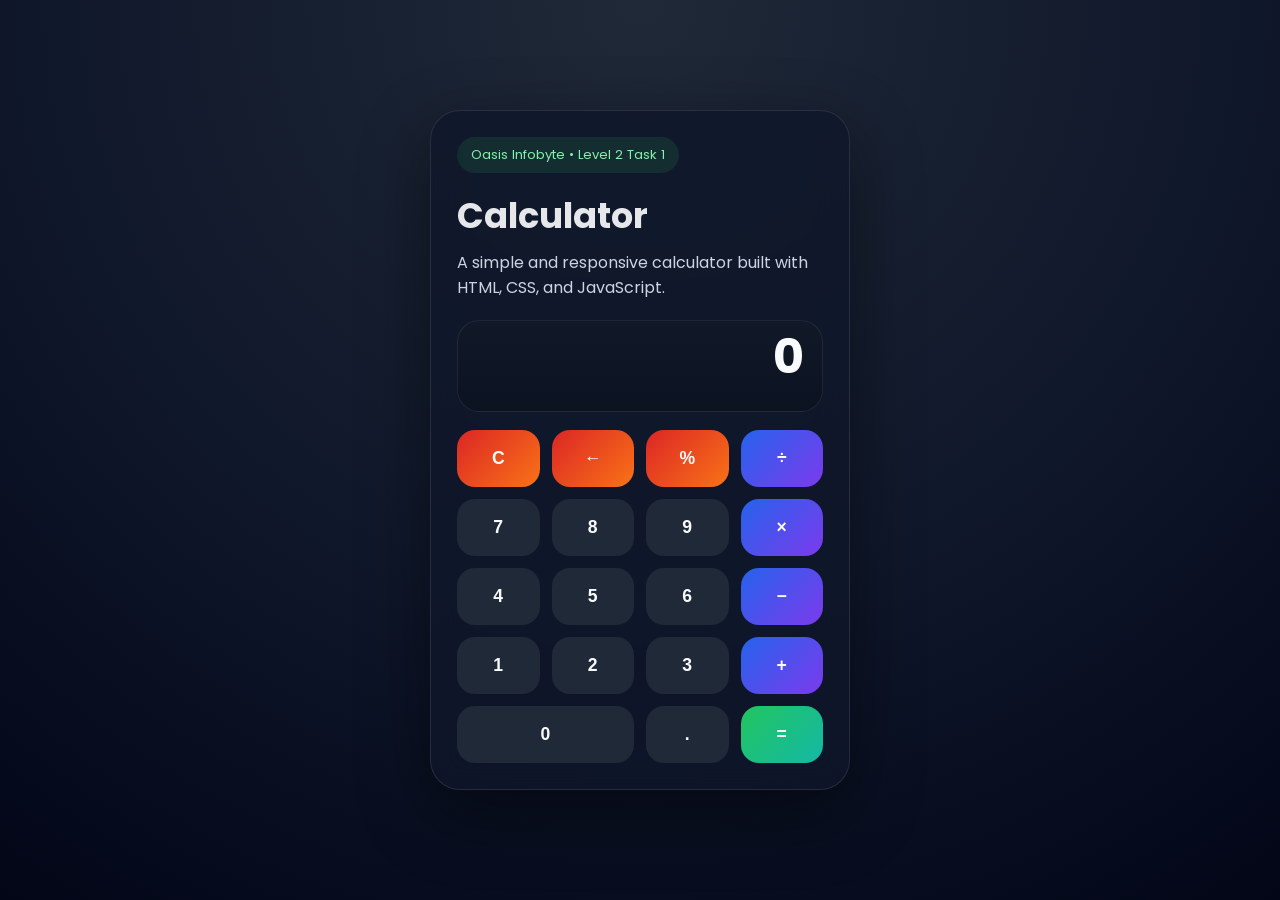
<file: LEVEL 2 TASK 1 ✅/index.html>
<!DOCTYPE html>
<html lang="en">
<head>
  <meta charset="UTF-8" />
  <meta name="viewport" content="width=device-width, initial-scale=1.0" />
  <title>Calculator | Kishan Sahu</title>
  <link rel="preconnect" href="https://fonts.googleapis.com">
  <link rel="preconnect" href="https://fonts.gstatic.com" crossorigin>
  <link href="https://fonts.googleapis.com/css2?family=Poppins:wght@300;400;500;600;700;800&display=swap" rel="stylesheet">
  <link rel="stylesheet" href="style.css" />
</head>
<body>
  <main class="shell">
    <section class="calc-card">
      <p class="badge">Oasis Infobyte • Level 2 Task 1</p>
      <h1>Calculator</h1>
      <p class="subtitle">A simple and responsive calculator built with HTML, CSS, and JavaScript.</p>

      <div class="display" id="display">0</div>

      <div class="buttons">
        <button class="btn action" data-value="C">C</button>
        <button class="btn action" data-value="←">←</button>
        <button class="btn action" data-value="%">%</button>
        <button class="btn operator" data-value="/">÷</button>

        <button class="btn" data-value="7">7</button>
        <button class="btn" data-value="8">8</button>
        <button class="btn" data-value="9">9</button>
        <button class="btn operator" data-value="*">×</button>

        <button class="btn" data-value="4">4</button>
        <button class="btn" data-value="5">5</button>
        <button class="btn" data-value="6">6</button>
        <button class="btn operator" data-value="-">−</button>

        <button class="btn" data-value="1">1</button>
        <button class="btn" data-value="2">2</button>
        <button class="btn" data-value="3">3</button>
        <button class="btn operator" data-value="+">+</button>

        <button class="btn zero" data-value="0">0</button>
        <button class="btn" data-value=".">.</button>
        <button class="btn equal" data-value="=">=</button>
      </div>
    </section>
  </main>

  <script src="script.js"></script>
</body>
</html>
</file>
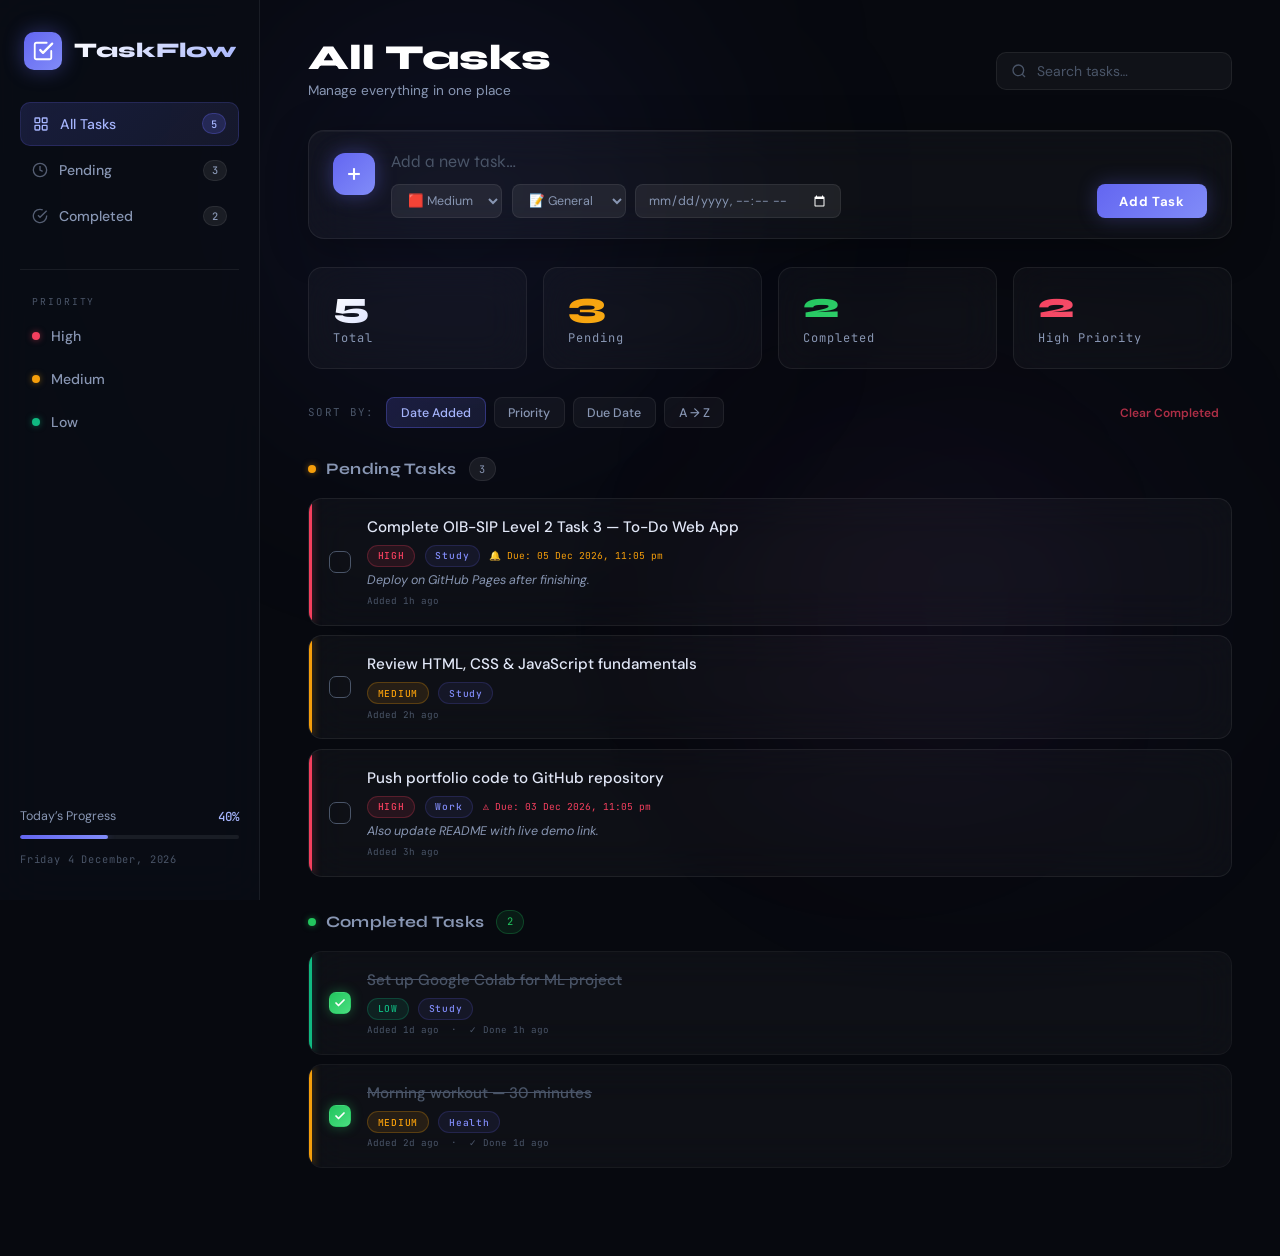
<file: LEVEL 2 TASK 3 ✅/index.html>
<!DOCTYPE html>
<html lang="en">
<head>
  <meta charset="UTF-8"/>
  <meta name="viewport" content="width=device-width, initial-scale=1.0"/>
  <title>TaskFlow &mdash; To-Do App | OIB-SIP Level 2 Task 3</title>
  <link rel="preconnect" href="https://fonts.googleapis.com"/>
  <link href="https://fonts.googleapis.com/css2?family=Syne:wght@400;500;600;700;800&family=DM+Sans:ital,wght@0,300;0,400;0,500;1,300&family=JetBrains+Mono:wght@400;500&display=swap" rel="stylesheet"/>
  <link rel="stylesheet" href="style.css"/>
</head>
<body>

  <!-- Background orbs -->
  <div class="bg-orb bg-orb--1"></div>
  <div class="bg-orb bg-orb--2"></div>
  <div class="bg-orb bg-orb--3"></div>

  <div class="app">

    <!-- ── SIDEBAR ── -->
    <aside class="sidebar">
      <div class="sidebar__brand">
        <div class="sidebar__logo">
          <svg width="22" height="22" viewBox="0 0 24 24" fill="none">
            <path d="M9 11l3 3L22 4" stroke="currentColor" stroke-width="2.5" stroke-linecap="round" stroke-linejoin="round"/>
            <path d="M21 12v7a2 2 0 0 1-2 2H5a2 2 0 0 1-2-2V5a2 2 0 0 1 2-2h11" stroke="currentColor" stroke-width="2" stroke-linecap="round"/>
          </svg>
        </div>
        <span class="sidebar__name">TaskFlow</span>
      </div>

      <nav class="sidebar__nav">
        <button class="sidebar__link active" data-filter="all">
          <svg width="16" height="16" viewBox="0 0 24 24" fill="none" stroke="currentColor" stroke-width="2"><rect x="3" y="3" width="7" height="7" rx="1"/><rect x="14" y="3" width="7" height="7" rx="1"/><rect x="3" y="14" width="7" height="7" rx="1"/><rect x="14" y="14" width="7" height="7" rx="1"/></svg>
          All Tasks
          <span class="sidebar__count" id="countAll">0</span>
        </button>
        <button class="sidebar__link" data-filter="pending">
          <svg width="16" height="16" viewBox="0 0 24 24" fill="none" stroke="currentColor" stroke-width="2"><circle cx="12" cy="12" r="10"/><path d="M12 6v6l4 2"/></svg>
          Pending
          <span class="sidebar__count" id="countPending">0</span>
        </button>
        <button class="sidebar__link" data-filter="completed">
          <svg width="16" height="16" viewBox="0 0 24 24" fill="none" stroke="currentColor" stroke-width="2"><path d="M22 11.08V12a10 10 0 1 1-5.93-9.14"/><polyline points="22 4 12 14.01 9 11.01"/></svg>
          Completed
          <span class="sidebar__count" id="countCompleted">0</span>
        </button>
      </nav>

      <div class="sidebar__categories">
        <div class="sidebar__cat-label">Priority</div>
        <button class="sidebar__link" data-filter="high">
          <span class="dot dot--high"></span> High
        </button>
        <button class="sidebar__link" data-filter="medium">
          <span class="dot dot--medium"></span> Medium
        </button>
        <button class="sidebar__link" data-filter="low">
          <span class="dot dot--low"></span> Low
        </button>
      </div>

      <div class="sidebar__footer">
        <div class="sidebar__progress-label">
          <span>Today&rsquo;s Progress</span>
          <span id="progressPct">0%</span>
        </div>
        <div class="sidebar__progress-bar">
          <div class="sidebar__progress-fill" id="progressFill"></div>
        </div>
        <div class="sidebar__date" id="sidebarDate"></div>
      </div>
    </aside>

    <!-- ── MAIN ── -->
    <main class="main">

      <!-- Header -->
      <header class="main__header">
        <div class="main__header-left">
          <h1 class="main__title" id="mainTitle">All Tasks</h1>
          <p class="main__subtitle" id="mainSubtitle">Manage everything in one place</p>
        </div>
        <div class="main__header-right">
          <div class="search-wrap">
            <svg width="16" height="16" viewBox="0 0 24 24" fill="none" stroke="currentColor" stroke-width="2"><circle cx="11" cy="11" r="8"/><line x1="21" y1="21" x2="16.65" y2="16.65"/></svg>
            <input type="text" id="searchInput" placeholder="Search tasks&hellip;" class="search-input"/>
          </div>
          <button class="btn-menu" id="mobileMenuBtn">
            <svg width="20" height="20" viewBox="0 0 24 24" fill="none" stroke="currentColor" stroke-width="2"><line x1="3" y1="6" x2="21" y2="6"/><line x1="3" y1="12" x2="21" y2="12"/><line x1="3" y1="18" x2="21" y2="18"/></svg>
          </button>
        </div>
      </header>

      <!-- Add Task Form -->
      <div class="add-card">
        <div class="add-card__icon">
          <svg width="20" height="20" viewBox="0 0 24 24" fill="none" stroke="currentColor" stroke-width="2.5"><line x1="12" y1="5" x2="12" y2="19"/><line x1="5" y1="12" x2="19" y2="12"/></svg>
        </div>
        <div class="add-card__fields">
          <input type="text" id="taskInput" class="add-card__input" placeholder="Add a new task&hellip;" maxlength="120"/>
          <div class="add-card__row">
            <select id="prioritySelect" class="add-card__select">
              <option value="medium">&#128997; Medium</option>
              <option value="high">&#128308; High</option>
              <option value="low">&#128994; Low</option>
            </select>
            <select id="categorySelect" class="add-card__select">
              <option value="General">&#128221; General</option>
              <option value="Work">&#128188; Work</option>
              <option value="Personal">&#128100; Personal</option>
              <option value="Study">&#128218; Study</option>
              <option value="Health">&#128170; Health</option>
            </select>
            <input type="datetime-local" id="dueDateInput" class="add-card__date"/>
            <button class="btn-add" id="addBtn">Add Task</button>
          </div>
        </div>
      </div>

      <!-- Stats strip -->
      <div class="stats-strip">
        <div class="stat">
          <div class="stat__num" id="statTotal">0</div>
          <div class="stat__label">Total</div>
        </div>
        <div class="stat stat--pending">
          <div class="stat__num" id="statPending">0</div>
          <div class="stat__label">Pending</div>
        </div>
        <div class="stat stat--done">
          <div class="stat__num" id="statDone">0</div>
          <div class="stat__label">Completed</div>
        </div>
        <div class="stat stat--high">
          <div class="stat__num" id="statHigh">0</div>
          <div class="stat__label">High Priority</div>
        </div>
      </div>

      <!-- Sort bar -->
      <div class="sort-bar">
        <span class="sort-bar__label">Sort by:</span>
        <button class="sort-btn active" data-sort="date">Date Added</button>
        <button class="sort-btn" data-sort="priority">Priority</button>
        <button class="sort-btn" data-sort="due">Due Date</button>
        <button class="sort-btn" data-sort="alpha">A &rarr; Z</button>
        <button class="sort-bar__clear" id="clearCompleted">Clear Completed</button>
      </div>

      <!-- Task lists -->
      <div class="lists-wrap">

        <!-- Pending -->
        <div class="list-section" id="pendingSection">
          <div class="list-section__header">
            <span class="list-section__title">
              <span class="dot dot--pending"></span> Pending Tasks
            </span>
            <span class="list-section__badge" id="pendingBadge">0</span>
          </div>
          <div class="task-list" id="pendingList">
            <div class="empty-state" id="pendingEmpty">
              <div class="empty-state__icon">&#9996;&#65039;</div>
              <div class="empty-state__text">No pending tasks. Add one above!</div>
            </div>
          </div>
        </div>

        <!-- Completed -->
        <div class="list-section" id="completedSection">
          <div class="list-section__header">
            <span class="list-section__title">
              <span class="dot dot--done"></span> Completed Tasks
            </span>
            <span class="list-section__badge list-section__badge--done" id="completedBadge">0</span>
          </div>
          <div class="task-list" id="completedList">
            <div class="empty-state" id="completedEmpty">
              <div class="empty-state__icon">&#127942;</div>
              <div class="empty-state__text">Complete a task to see it here!</div>
            </div>
          </div>
        </div>

      </div>
    </main>
  </div>

  <!-- ── EDIT MODAL ── -->
  <div class="modal-overlay" id="modalOverlay">
    <div class="modal" id="modal">
      <div class="modal__header">
        <h2 class="modal__title">Edit Task</h2>
        <button class="modal__close" id="modalClose">
          <svg width="18" height="18" viewBox="0 0 24 24" fill="none" stroke="currentColor" stroke-width="2.5"><line x1="18" y1="6" x2="6" y2="18"/><line x1="6" y1="6" x2="18" y2="18"/></svg>
        </button>
      </div>
      <div class="modal__body">
        <div class="form-field">
          <label class="form-label">Task Name</label>
          <input type="text" id="editInput" class="form-input" maxlength="120"/>
        </div>
        <div class="form-row">
          <div class="form-field">
            <label class="form-label">Priority</label>
            <select id="editPriority" class="form-select">
              <option value="high">&#128308; High</option>
              <option value="medium">&#128997; Medium</option>
              <option value="low">&#128994; Low</option>
            </select>
          </div>
          <div class="form-field">
            <label class="form-label">Category</label>
            <select id="editCategory" class="form-select">
              <option value="General">&#128221; General</option>
              <option value="Work">&#128188; Work</option>
              <option value="Personal">&#128100; Personal</option>
              <option value="Study">&#128218; Study</option>
              <option value="Health">&#128170; Health</option>
            </select>
          </div>
        </div>
        <div class="form-field">
          <label class="form-label">Due Date &amp; Time</label>
          <input type="datetime-local" id="editDue" class="form-input"/>
        </div>
        <div class="form-field">
          <label class="form-label">Notes</label>
          <textarea id="editNotes" class="form-textarea" placeholder="Add notes&hellip;" rows="3"></textarea>
        </div>
      </div>
      <div class="modal__footer">
        <button class="btn-cancel" id="modalCancel">Cancel</button>
        <button class="btn-save" id="modalSave">Save Changes</button>
      </div>
    </div>
  </div>

  <!-- Toast -->
  <div class="toast" id="toast"></div>

  <script src="app.js"></script>
</body>
</html>
</file>
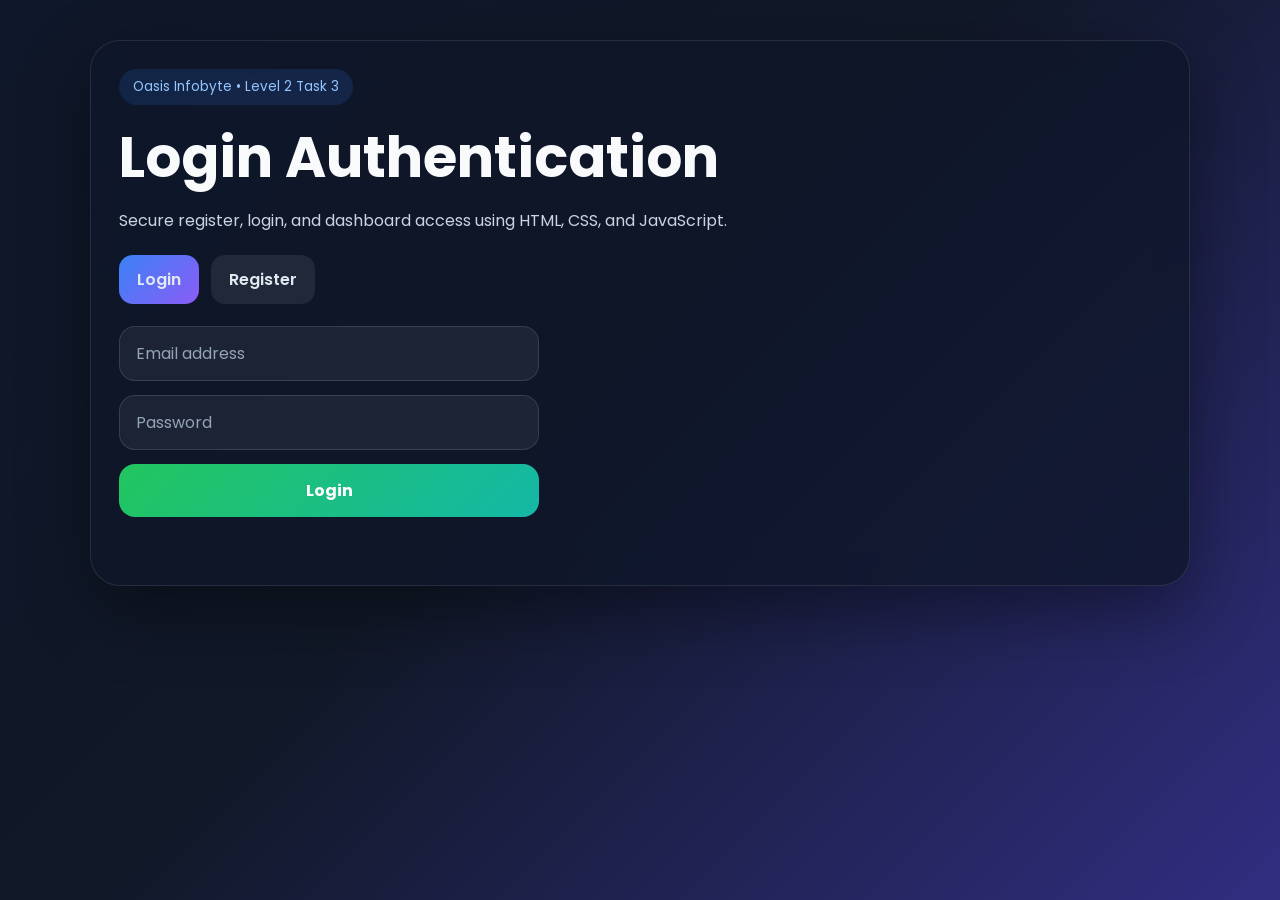
<file: LEVEL 2 TASK 4 ✅/index.html>
<!DOCTYPE html>
<html lang="en">
<head>
  <meta charset="UTF-8" />
  <meta name="viewport" content="width=device-width, initial-scale=1.0" />
  <title>Login Authentication | Oasis Infobyte</title>
  <link rel="preconnect" href="https://fonts.googleapis.com">
  <link rel="preconnect" href="https://fonts.gstatic.com" crossorigin>
  <link href="https://fonts.googleapis.com/css2?family=Poppins:wght@300;400;500;600;700;800&display=swap" rel="stylesheet">
  <link rel="stylesheet" href="style.css" />
</head>
<body>
  <main class="auth-wrap">
    <section class="auth-card">
      <div class="brand-box">
        <p class="badge">Oasis Infobyte • Level 2 Task 3</p>
        <h1>Login Authentication</h1>
        <p class="muted">Secure register, login, and dashboard access using HTML, CSS, and JavaScript.</p>
      </div>

      <div class="tabs">
        <button class="tab active" data-tab="login">Login</button>
        <button class="tab" data-tab="register">Register</button>
      </div>

      <form id="loginForm" class="form active-form">
        <input type="email" id="loginEmail" placeholder="Email address" required />
        <input type="password" id="loginPassword" placeholder="Password" required />
        <button type="submit">Login</button>
      </form>

      <form id="registerForm" class="form">
        <input type="text" id="name" placeholder="Full name" required />
        <input type="email" id="email" placeholder="Email address" required />
        <input type="password" id="password" placeholder="Password" required />
        <button type="submit">Register</button>
      </form>

      <p id="msg" class="message"></p>
    </section>

    <section id="dashboard" class="dashboard hidden">
      <div class="dash-header">
        <div>
          <p class="badge">Secured Page</p>
          <h2>Welcome, <span id="userName">User</span></h2>
        </div>
        <button id="logoutBtn">Logout</button>
      </div>

      <div class="dash-grid">
        <div class="glass panel">
          <h3>Profile</h3>
          <p><strong>Email:</strong> <span id="userEmail">--</span></p>
          <p><strong>Status:</strong> Authenticated</p>
        </div>
        <div class="glass panel">
          <h3>Access Granted</h3>
          <p>You have successfully logged in to a secured dashboard page.</p>
        </div>
      </div>
    </section>
  </main>

  <script src="script.js"></script>
</body>
</html>
</file>
<file: LEVEL 2 TASK 1 ✅/style.css>
* {
  box-sizing: border-box;
  margin: 0;
  padding: 0;
}

body {
  min-height: 100vh;
  display: grid;
  place-items: center;
  font-family: 'Poppins', sans-serif;
  background: radial-gradient(circle at top, #1f2937, #0f172a 55%, #020617 100%);
  color: #e5e7eb;
}

.shell {
  width: min(420px, 92%);
}

.calc-card {
  background: rgba(15, 23, 42, 0.82);
  border: 1px solid rgba(255, 255, 255, 0.1);
  border-radius: 30px;
  padding: 26px;
  box-shadow: 0 24px 70px rgba(0, 0, 0, 0.45);
  backdrop-filter: blur(16px);
}

.badge {
  display: inline-block;
  padding: 8px 14px;
  border-radius: 999px;
  background: rgba(34, 197, 94, 0.12);
  color: #86efac;
  font-size: 0.82rem;
  margin-bottom: 16px;
}

h1 {
  font-size: 2.2rem;
  margin-bottom: 8px;
}

.subtitle {
  color: #cbd5e1;
  margin-bottom: 20px;
}

.display {
  height: 92px;
  border-radius: 22px;
  background: linear-gradient(180deg, #111827, #0b1220);
  border: 1px solid rgba(255, 255, 255, 0.08);
  display: flex;
  align-items: flex-end;
  justify-content: flex-end;
  padding: 18px;
  font-size: clamp(2rem, 7vw, 3rem);
  font-weight: 700;
  color: #f8fafc;
  overflow: hidden;
  margin-bottom: 18px;
}

.buttons {
  display: grid;
  grid-template-columns: repeat(4, 1fr);
  gap: 12px;
}

.btn {
  border: none;
  border-radius: 18px;
  padding: 18px 0;
  font-size: 1.1rem;
  font-weight: 600;
  color: #f8fafc;
  background: #1f2937;
  cursor: pointer;
  transition: transform 0.15s ease, opacity 0.15s ease, background 0.15s ease;
}

.btn:hover {
  transform: translateY(-1px);
  opacity: 0.96;
}

.btn.operator {
  background: linear-gradient(135deg, #2563eb, #7c3aed);
}

.btn.action {
  background: linear-gradient(135deg, #dc2626, #f97316);
}

.btn.equal {
  background: linear-gradient(135deg, #22c55e, #14b8a6);
}

.zero {
  grid-column: span 2;
}
</file>
<file: LEVEL 2 TASK 3 ✅/style.css>
/* ================================================
   TASKFLOW — OIB-SIP Level 2 Task 3
   Aesthetic: Dark Productivity · Glassmorphism
   Fonts: Syne + DM Sans + JetBrains Mono
   ================================================ */

:root {
  --bg:        #07090f;
  --bg-2:      #0c0f1a;
  --bg-3:      #111520;
  --surface:   rgba(255,255,255,0.04);
  --surface-2: rgba(255,255,255,0.07);
  --glass:     rgba(255,255,255,0.03);
  --white:     #ffffff;
  --ink:       #e2e8f8;
  --ink-2:     #8896b3;
  --muted:     #4a5568;
  --border:    rgba(255,255,255,0.07);
  --border-2:  rgba(99,102,241,0.35);

  --accent:    #6366f1;
  --accent-2:  #818cf8;
  --accent-3:  #a5b4fc;
  --glow:      rgba(99,102,241,0.4);

  --high:      #f43f5e;
  --high-bg:   rgba(244,63,94,0.1);
  --high-b:    rgba(244,63,94,0.25);
  --medium:    #f59e0b;
  --medium-bg: rgba(245,158,11,0.1);
  --medium-b:  rgba(245,158,11,0.25);
  --low:       #10b981;
  --low-bg:    rgba(16,185,129,0.1);
  --low-b:     rgba(16,185,129,0.25);
  --done-clr:  #22c55e;

  --f-display: 'Syne', sans-serif;
  --f-body:    'DM Sans', sans-serif;
  --f-mono:    'JetBrains Mono', monospace;
  --ease:      cubic-bezier(0.16, 1, 0.3, 1);

  --sidebar-w: 260px;
}

/* ── RESET ── */
*, *::before, *::after { box-sizing: border-box; margin: 0; padding: 0; }
html { height: 100%; }
body {
  font-family: var(--f-body);
  background: var(--bg);
  color: var(--ink);
  min-height: 100vh;
  overflow-x: hidden;
  line-height: 1.6;
}
button { cursor: pointer; border: none; background: none; font-family: var(--f-body); }
input, select, textarea { font-family: var(--f-body); }
*:focus-visible { outline: 2px solid var(--accent); outline-offset: 2px; border-radius: 4px; }

/* ── BG ORBS ── */
.bg-orb {
  position: fixed;
  border-radius: 50%;
  filter: blur(130px);
  pointer-events: none;
  z-index: 0;
  animation: orbDrift 14s ease-in-out infinite alternate;
}
.bg-orb--1 { width:600px; height:600px; background:radial-gradient(circle, rgba(99,102,241,0.14), transparent 70%); top:-100px; left:calc(var(--sidebar-w) - 100px); animation-delay:0s; }
.bg-orb--2 { width:500px; height:500px; background:radial-gradient(circle, rgba(139,92,246,0.1), transparent 70%); bottom:5%; right:5%; animation-delay:-5s; }
.bg-orb--3 { width:350px; height:350px; background:radial-gradient(circle, rgba(244,63,94,0.07), transparent 70%); top:50%; left:55%; animation-delay:-9s; }
@keyframes orbDrift { from{transform:translate(0,0) scale(1)} to{transform:translate(30px,20px) scale(1.07)} }

/* ── APP LAYOUT ── */
.app {
  display: grid;
  grid-template-columns: var(--sidebar-w) 1fr;
  min-height: 100vh;
  position: relative;
  z-index: 1;
}

/* ══════════════════════════════════════
   SIDEBAR
══════════════════════════════════════ */
.sidebar {
  background: rgba(10,13,22,0.85);
  backdrop-filter: blur(24px);
  border-right: 1px solid var(--border);
  display: flex;
  flex-direction: column;
  padding: 2rem 1.25rem;
  position: sticky;
  top: 0;
  height: 100vh;
  overflow-y: auto;
  gap: 2rem;
}

.sidebar__brand {
  display: flex;
  align-items: center;
  gap: 0.75rem;
  padding: 0 0.25rem;
}
.sidebar__logo {
  width: 38px; height: 38px;
  background: linear-gradient(135deg, var(--accent), var(--accent-2));
  border-radius: 10px;
  display: flex; align-items: center; justify-content: center;
  color: #fff;
  box-shadow: 0 0 20px var(--glow);
  flex-shrink: 0;
}
.sidebar__name {
  font-family: var(--f-display);
  font-size: 1.3rem;
  font-weight: 800;
  background: linear-gradient(135deg, #fff, var(--accent-3));
  -webkit-background-clip: text; -webkit-text-fill-color: transparent; background-clip: text;
}

.sidebar__nav {
  display: flex;
  flex-direction: column;
  gap: 0.25rem;
}
.sidebar__cat-label {
  font-family: var(--f-mono);
  font-size: 0.6rem;
  letter-spacing: 0.2em;
  text-transform: uppercase;
  color: var(--muted);
  padding: 0 0.75rem;
  margin-bottom: 0.25rem;
}
.sidebar__categories {
  display: flex;
  flex-direction: column;
  gap: 0.25rem;
  border-top: 1px solid var(--border);
  padding-top: 1.5rem;
}
.sidebar__link {
  display: flex;
  align-items: center;
  gap: 0.7rem;
  padding: 0.65rem 0.75rem;
  border-radius: 10px;
  font-size: 0.88rem;
  font-weight: 500;
  color: var(--ink-2);
  text-align: left;
  width: 100%;
  transition: background 0.2s, color 0.2s;
  position: relative;
}
.sidebar__link svg { flex-shrink: 0; opacity: 0.6; transition: opacity 0.2s; }
.sidebar__link:hover { background: var(--surface-2); color: var(--ink); }
.sidebar__link:hover svg { opacity: 1; }
.sidebar__link.active {
  background: linear-gradient(135deg, rgba(99,102,241,0.18), rgba(129,140,248,0.1));
  color: var(--accent-3);
  border: 1px solid rgba(99,102,241,0.2);
}
.sidebar__link.active svg { opacity: 1; }
.sidebar__count {
  margin-left: auto;
  background: var(--surface-2);
  color: var(--ink-2);
  font-family: var(--f-mono);
  font-size: 0.65rem;
  padding: 0.15rem 0.5rem;
  border-radius: 100px;
  border: 1px solid var(--border);
}
.sidebar__link.active .sidebar__count {
  background: rgba(99,102,241,0.2);
  color: var(--accent-3);
  border-color: rgba(99,102,241,0.3);
}

.dot {
  width: 8px; height: 8px;
  border-radius: 50%;
  flex-shrink: 0;
}
.dot--high    { background: var(--high);   box-shadow: 0 0 6px rgba(244,63,94,0.5); }
.dot--medium  { background: var(--medium); box-shadow: 0 0 6px rgba(245,158,11,0.5); }
.dot--low     { background: var(--low);    box-shadow: 0 0 6px rgba(16,185,129,0.5); }
.dot--pending { background: var(--medium); box-shadow: 0 0 6px rgba(245,158,11,0.5); }
.dot--done    { background: var(--done-clr); box-shadow: 0 0 6px rgba(34,197,94,0.5); }

.sidebar__footer { margin-top: auto; }
.sidebar__progress-label {
  display: flex;
  justify-content: space-between;
  font-size: 0.78rem;
  color: var(--ink-2);
  margin-bottom: 0.5rem;
}
#progressPct { font-family: var(--f-mono); color: var(--accent-3); font-weight: 500; }
.sidebar__progress-bar {
  height: 4px;
  background: var(--surface-2);
  border-radius: 4px;
  overflow: hidden;
  margin-bottom: 0.75rem;
}
.sidebar__progress-fill {
  height: 100%;
  background: linear-gradient(90deg, var(--accent), var(--accent-2));
  border-radius: 4px;
  width: 0%;
  transition: width 0.6s var(--ease);
  box-shadow: 0 0 8px var(--glow);
}
.sidebar__date {
  font-family: var(--f-mono);
  font-size: 0.65rem;
  letter-spacing: 0.08em;
  color: var(--muted);
}

/* ══════════════════════════════════════
   MAIN
══════════════════════════════════════ */
.main {
  padding: 2.5rem 3rem;
  display: flex;
  flex-direction: column;
  gap: 1.75rem;
  min-height: 100vh;
}

/* Header */
.main__header {
  display: flex;
  align-items: center;
  justify-content: space-between;
  gap: 1rem;
}
.main__title {
  font-family: var(--f-display);
  font-size: 2.2rem;
  font-weight: 800;
  color: #fff;
  line-height: 1;
}
.main__subtitle {
  font-size: 0.85rem;
  color: var(--ink-2);
  margin-top: 0.3rem;
}
.main__header-right { display: flex; align-items: center; gap: 0.75rem; }
.search-wrap {
  display: flex;
  align-items: center;
  gap: 0.6rem;
  background: var(--surface);
  border: 1px solid var(--border);
  border-radius: 10px;
  padding: 0.55rem 0.9rem;
  transition: border-color 0.3s;
}
.search-wrap svg { color: var(--muted); flex-shrink: 0; }
.search-wrap:focus-within { border-color: var(--border-2); }
.search-input {
  background: none;
  border: none;
  outline: none;
  color: var(--ink);
  font-size: 0.875rem;
  width: 180px;
}
.search-input::placeholder { color: var(--muted); }
.btn-menu {
  display: none;
  background: var(--surface);
  border: 1px solid var(--border);
  border-radius: 10px;
  padding: 0.55rem;
  color: var(--ink-2);
}

/* Add Card */
.add-card {
  display: flex;
  gap: 1rem;
  background: var(--glass);
  border: 1px solid var(--border);
  border-radius: 16px;
  padding: 1.25rem 1.5rem;
  backdrop-filter: blur(20px);
  box-shadow: 0 8px 40px rgba(0,0,0,0.3), inset 0 1px 0 rgba(255,255,255,0.04);
  align-items: flex-start;
  transition: border-color 0.3s;
}
.add-card:focus-within { border-color: var(--border-2); }
.add-card__icon {
  width: 42px; height: 42px;
  background: linear-gradient(135deg, var(--accent), var(--accent-2));
  border-radius: 12px;
  display: flex; align-items: center; justify-content: center;
  color: #fff;
  flex-shrink: 0;
  box-shadow: 0 0 20px var(--glow);
  margin-top: 0.15rem;
}
.add-card__fields { flex: 1; display: flex; flex-direction: column; gap: 0.75rem; }
.add-card__input {
  background: none;
  border: none;
  outline: none;
  color: var(--ink);
  font-size: 1.05rem;
  font-family: var(--f-display);
  font-weight: 600;
  width: 100%;
}
.add-card__input::placeholder { color: var(--muted); font-weight: 400; }
.add-card__row {
  display: flex;
  gap: 0.6rem;
  align-items: center;
  flex-wrap: wrap;
}
.add-card__select, .add-card__date {
  background: var(--surface-2);
  border: 1px solid var(--border);
  border-radius: 8px;
  color: var(--ink-2);
  font-size: 0.78rem;
  padding: 0.45rem 0.75rem;
  outline: none;
  transition: border-color 0.3s;
  cursor: pointer;
}
.add-card__select:focus, .add-card__date:focus { border-color: var(--border-2); color: var(--ink); }
.add-card__date { color-scheme: dark; }
.btn-add {
  margin-left: auto;
  background: linear-gradient(135deg, var(--accent), var(--accent-2));
  color: #fff;
  font-size: 0.82rem;
  font-weight: 700;
  letter-spacing: 0.05em;
  padding: 0.55rem 1.4rem;
  border-radius: 8px;
  transition: transform 0.2s, box-shadow 0.2s;
  box-shadow: 0 0 20px rgba(99,102,241,0.3);
  white-space: nowrap;
}
.btn-add:hover { transform: translateY(-2px); box-shadow: 0 6px 28px rgba(99,102,241,0.5); }
.btn-add:active { transform: translateY(0); }

/* Stats Strip */
.stats-strip {
  display: grid;
  grid-template-columns: repeat(4, 1fr);
  gap: 1rem;
}
.stat {
  background: var(--glass);
  border: 1px solid var(--border);
  border-radius: 14px;
  padding: 1.25rem 1.5rem;
  backdrop-filter: blur(20px);
  transition: transform 0.3s, border-color 0.3s;
}
.stat:hover { transform: translateY(-3px); border-color: rgba(99,102,241,0.2); }
.stat__num {
  font-family: var(--f-display);
  font-size: 2.25rem;
  font-weight: 800;
  line-height: 1;
  margin-bottom: 0.3rem;
  background: linear-gradient(135deg, #fff, var(--accent-3));
  -webkit-background-clip: text; -webkit-text-fill-color: transparent; background-clip: text;
}
.stat--pending .stat__num { background: linear-gradient(135deg, var(--medium), #fbbf24); -webkit-background-clip: text; -webkit-text-fill-color: transparent; background-clip: text; }
.stat--done    .stat__num { background: linear-gradient(135deg, var(--done-clr), #4ade80); -webkit-background-clip: text; -webkit-text-fill-color: transparent; background-clip: text; }
.stat--high    .stat__num { background: linear-gradient(135deg, var(--high), #fb7185); -webkit-background-clip: text; -webkit-text-fill-color: transparent; background-clip: text; }
.stat__label { font-size: 0.75rem; color: var(--ink-2); font-family: var(--f-mono); letter-spacing: 0.08em; }

/* Sort bar */
.sort-bar {
  display: flex;
  align-items: center;
  gap: 0.5rem;
  flex-wrap: wrap;
}
.sort-bar__label {
  font-family: var(--f-mono);
  font-size: 0.68rem;
  letter-spacing: 0.12em;
  text-transform: uppercase;
  color: var(--muted);
  margin-right: 0.25rem;
}
.sort-btn {
  font-size: 0.78rem;
  font-weight: 500;
  color: var(--ink-2);
  background: var(--surface);
  border: 1px solid var(--border);
  border-radius: 8px;
  padding: 0.4rem 0.85rem;
  transition: all 0.2s;
}
.sort-btn:hover { border-color: var(--border-2); color: var(--ink); }
.sort-btn.active {
  background: linear-gradient(135deg, rgba(99,102,241,0.2), rgba(129,140,248,0.12));
  border-color: rgba(99,102,241,0.35);
  color: var(--accent-3);
}
.sort-bar__clear {
  margin-left: auto;
  font-size: 0.75rem;
  color: var(--high);
  font-weight: 600;
  opacity: 0.7;
  transition: opacity 0.2s;
  padding: 0.4rem 0.75rem;
  border-radius: 8px;
  border: 1px solid transparent;
}
.sort-bar__clear:hover { opacity: 1; border-color: var(--high-b); background: var(--high-bg); }

/* Task lists */
.lists-wrap {
  display: flex;
  flex-direction: column;
  gap: 2rem;
  padding-bottom: 3rem;
}
.list-section__header {
  display: flex;
  align-items: center;
  gap: 0.75rem;
  margin-bottom: 1rem;
}
.list-section__title {
  display: flex;
  align-items: center;
  gap: 0.6rem;
  font-family: var(--f-display);
  font-size: 1rem;
  font-weight: 700;
  color: var(--ink-2);
  letter-spacing: 0.02em;
}
.list-section__badge {
  font-family: var(--f-mono);
  font-size: 0.65rem;
  background: var(--surface-2);
  border: 1px solid var(--border);
  color: var(--ink-2);
  padding: 0.15rem 0.6rem;
  border-radius: 100px;
}
.list-section__badge--done {
  background: rgba(34,197,94,0.1);
  border-color: rgba(34,197,94,0.25);
  color: var(--done-clr);
}
.task-list {
  display: flex;
  flex-direction: column;
  gap: 0.6rem;
}

/* ── TASK CARD ── */
.task-card {
  display: flex;
  align-items: center;
  gap: 1rem;
  background: var(--glass);
  border: 1px solid var(--border);
  border-radius: 14px;
  padding: 1rem 1.25rem;
  backdrop-filter: blur(20px);
  transition: border-color 0.3s, transform 0.3s var(--ease), box-shadow 0.3s, opacity 0.3s;
  animation: taskSlideIn 0.4s var(--ease) both;
  position: relative;
  overflow: hidden;
}
.task-card::before {
  content: '';
  position: absolute;
  left: 0; top: 0; bottom: 0;
  width: 3px;
  border-radius: 3px 0 0 3px;
}
.task-card.priority-high::before   { background: var(--high); box-shadow: 0 0 8px rgba(244,63,94,0.5); }
.task-card.priority-medium::before { background: var(--medium); box-shadow: 0 0 8px rgba(245,158,11,0.5); }
.task-card.priority-low::before    { background: var(--low); box-shadow: 0 0 8px rgba(16,185,129,0.5); }
.task-card:hover { border-color: rgba(99,102,241,0.2); transform: translateX(3px); box-shadow: 0 8px 30px rgba(0,0,0,0.3); }
.task-card.completed {
  opacity: 0.55;
  border-color: rgba(255,255,255,0.04);
}
.task-card.completed:hover { opacity: 0.8; }
@keyframes taskSlideIn {
  from { opacity: 0; transform: translateY(10px) translateX(-5px); }
  to   { opacity: 1; transform: translateY(0) translateX(0); }
}
.task-card.removing {
  animation: taskSlideOut 0.35s var(--ease) forwards;
}
@keyframes taskSlideOut {
  to { opacity: 0; transform: translateX(40px) scale(0.95); max-height: 0; margin: 0; padding: 0; }
}

/* Checkbox */
.task-check {
  width: 22px; height: 22px;
  border-radius: 7px;
  border: 1.5px solid var(--muted);
  flex-shrink: 0;
  display: flex; align-items: center; justify-content: center;
  cursor: pointer;
  transition: all 0.25s;
  background: transparent;
}
.task-check:hover { border-color: var(--accent); box-shadow: 0 0 10px var(--glow); }
.task-check.checked {
  background: linear-gradient(135deg, var(--done-clr), #4ade80);
  border-color: transparent;
  box-shadow: 0 0 12px rgba(34,197,94,0.4);
}
.task-check.checked svg { display: block; }
.task-check svg { display: none; }

/* Task content */
.task-content { flex: 1; min-width: 0; }
.task-text {
  font-size: 0.95rem;
  font-weight: 500;
  color: var(--ink);
  word-break: break-word;
  transition: all 0.3s;
}
.task-card.completed .task-text {
  text-decoration: line-through;
  color: var(--muted);
}
.task-meta {
  display: flex;
  align-items: center;
  gap: 0.6rem;
  margin-top: 0.35rem;
  flex-wrap: wrap;
}
.task-badge {
  font-family: var(--f-mono);
  font-size: 0.6rem;
  letter-spacing: 0.08em;
  padding: 0.15rem 0.6rem;
  border-radius: 100px;
  font-weight: 500;
}
.task-badge--high   { background: var(--high-bg);   color: var(--high);   border: 1px solid var(--high-b); }
.task-badge--medium { background: var(--medium-bg); color: var(--medium); border: 1px solid var(--medium-b); }
.task-badge--low    { background: var(--low-bg);    color: var(--low);    border: 1px solid var(--low-b); }
.task-badge--cat    { background: rgba(99,102,241,0.08); color: var(--accent-2); border: 1px solid rgba(99,102,241,0.18); }
.task-date-label {
  font-family: var(--f-mono);
  font-size: 0.6rem;
  color: var(--muted);
  display: flex;
  align-items: center;
  gap: 0.3rem;
}
.task-date-label.overdue { color: var(--high); }
.task-date-label.today   { color: var(--medium); }
.task-notes {
  font-size: 0.78rem;
  color: var(--ink-2);
  margin-top: 0.25rem;
  font-style: italic;
}
.task-added {
  font-family: var(--f-mono);
  font-size: 0.58rem;
  color: var(--muted);
  margin-top: 0.2rem;
}

/* Task actions */
.task-actions {
  display: flex;
  align-items: center;
  gap: 0.4rem;
  opacity: 0;
  transition: opacity 0.25s;
}
.task-card:hover .task-actions { opacity: 1; }
.task-btn {
  width: 32px; height: 32px;
  border-radius: 8px;
  display: flex; align-items: center; justify-content: center;
  border: 1px solid var(--border);
  background: var(--surface);
  color: var(--ink-2);
  transition: all 0.2s;
}
.task-btn:hover { border-color: var(--border-2); color: var(--accent-3); background: rgba(99,102,241,0.1); }
.task-btn--delete:hover { border-color: var(--high-b); color: var(--high); background: var(--high-bg); }

/* Empty state */
.empty-state {
  text-align: center;
  padding: 3rem 1rem;
  display: flex;
  flex-direction: column;
  align-items: center;
  gap: 0.75rem;
}
.empty-state__icon { font-size: 2.5rem; }
.empty-state__text { font-size: 0.875rem; color: var(--muted); }

/* ── MODAL ── */
.modal-overlay {
  position: fixed; inset: 0; z-index: 100;
  background: rgba(7,9,15,0.85);
  backdrop-filter: blur(8px);
  display: flex; align-items: center; justify-content: center;
  opacity: 0; pointer-events: none;
  transition: opacity 0.3s;
  padding: 1rem;
}
.modal-overlay.open { opacity: 1; pointer-events: all; }
.modal {
  background: #0f1220;
  border: 1px solid var(--border);
  border-radius: 20px;
  width: 100%; max-width: 520px;
  box-shadow: 0 40px 80px rgba(0,0,0,0.6), inset 0 1px 0 rgba(255,255,255,0.05);
  transform: translateY(20px) scale(0.97);
  transition: transform 0.35s var(--ease);
  overflow: hidden;
}
.modal-overlay.open .modal { transform: translateY(0) scale(1); }
.modal__header {
  display: flex; align-items: center; justify-content: space-between;
  padding: 1.5rem 1.75rem;
  border-bottom: 1px solid var(--border);
}
.modal__title { font-family: var(--f-display); font-size: 1.3rem; font-weight: 800; color: #fff; }
.modal__close {
  width: 34px; height: 34px; border-radius: 8px;
  display: flex; align-items: center; justify-content: center;
  background: var(--surface); border: 1px solid var(--border);
  color: var(--ink-2);
  transition: all 0.2s;
}
.modal__close:hover { background: var(--high-bg); border-color: var(--high-b); color: var(--high); }
.modal__body { padding: 1.75rem; display: flex; flex-direction: column; gap: 1.25rem; }
.modal__footer {
  display: flex; gap: 0.75rem; justify-content: flex-end;
  padding: 1.25rem 1.75rem;
  border-top: 1px solid var(--border);
}
.form-field { display: flex; flex-direction: column; gap: 0.45rem; }
.form-row { display: grid; grid-template-columns: 1fr 1fr; gap: 1rem; }
.form-label { font-family: var(--f-mono); font-size: 0.65rem; letter-spacing: 0.14em; text-transform: uppercase; color: var(--muted); }
.form-input, .form-select, .form-textarea {
  background: var(--surface);
  border: 1px solid var(--border);
  border-radius: 10px;
  padding: 0.75rem 1rem;
  font-size: 0.9rem;
  color: var(--ink);
  outline: none;
  transition: border-color 0.3s, box-shadow 0.3s;
  width: 100%;
}
.form-input:focus, .form-select:focus, .form-textarea:focus {
  border-color: var(--border-2);
  box-shadow: 0 0 0 3px rgba(99,102,241,0.1);
}
.form-input::placeholder, .form-textarea::placeholder { color: var(--muted); }
.form-textarea { resize: vertical; min-height: 90px; font-family: var(--f-body); }
.form-select { color-scheme: dark; cursor: pointer; }
.btn-cancel {
  font-size: 0.85rem; font-weight: 600;
  color: var(--ink-2); background: var(--surface);
  border: 1px solid var(--border); border-radius: 10px;
  padding: 0.65rem 1.4rem;
  transition: all 0.2s;
}
.btn-cancel:hover { border-color: var(--border-2); color: var(--ink); }
.btn-save {
  font-size: 0.85rem; font-weight: 700;
  color: #fff;
  background: linear-gradient(135deg, var(--accent), var(--accent-2));
  border-radius: 10px;
  padding: 0.65rem 1.6rem;
  box-shadow: 0 0 20px rgba(99,102,241,0.35);
  transition: transform 0.2s, box-shadow 0.2s;
}
.btn-save:hover { transform: translateY(-2px); box-shadow: 0 6px 28px rgba(99,102,241,0.5); }

/* ── TOAST ── */
.toast {
  position: fixed;
  bottom: 2rem; right: 2rem;
  z-index: 200;
  background: #0f1220;
  border: 1px solid var(--border);
  border-radius: 12px;
  padding: 0.85rem 1.4rem;
  font-size: 0.85rem;
  font-weight: 500;
  color: var(--ink);
  box-shadow: 0 16px 40px rgba(0,0,0,0.5), inset 0 1px 0 rgba(255,255,255,0.05);
  transform: translateY(20px);
  opacity: 0;
  transition: all 0.4s var(--ease);
  pointer-events: none;
  max-width: 300px;
}
.toast.show { transform: translateY(0); opacity: 1; }
.toast.toast--success { border-color: rgba(34,197,94,0.3); }
.toast.toast--error   { border-color: var(--high-b); }
.toast.toast--info    { border-color: var(--border-2); }

/* ── RESPONSIVE ── */
@media (max-width: 900px) {
  :root { --sidebar-w: 0px; }
  .app { grid-template-columns: 1fr; }
  .sidebar { display: none; position: fixed; z-index: 50; left: 0; top: 0; width: 260px; height: 100vh; display: flex; transform: translateX(-100%); transition: transform 0.4s var(--ease); }
  .sidebar.open { transform: translateX(0); display: flex; }
  .btn-menu { display: flex; }
  .main { padding: 1.5rem 1.25rem; }
  .stats-strip { grid-template-columns: repeat(2, 1fr); }
  .bg-orb--1 { left: 0; }
}
@media (max-width: 600px) {
  .add-card { flex-direction: column; }
  .add-card__row { flex-direction: column; align-items: stretch; }
  .btn-add { margin-left: 0; }
  .stats-strip { grid-template-columns: repeat(2, 1fr); }
  .form-row { grid-template-columns: 1fr; }
  .main__title { font-size: 1.6rem; }
  .search-input { width: 120px; }
}
</file>
<file: LEVEL 2 TASK 4 ✅/style.css>
* {
  box-sizing: border-box;
  margin: 0;
  padding: 0;
}

body {
  font-family: 'Poppins', sans-serif;
  min-height: 100vh;
  background: linear-gradient(135deg, #0f172a, #111827 45%, #312e81);
  color: #f8fafc;
}

.auth-wrap {
  width: min(1100px, 92%);
  margin: 0 auto;
  padding: 40px 0;
  display: grid;
  gap: 24px;
}

.auth-card,
.dashboard {
  background: rgba(15, 23, 42, 0.78);
  border: 1px solid rgba(255, 255, 255, 0.1);
  box-shadow: 0 24px 70px rgba(0, 0, 0, 0.4);
  backdrop-filter: blur(16px);
  border-radius: 30px;
  padding: 28px;
}

.brand-box h1 {
  font-size: clamp(2rem, 5vw, 3.5rem);
  margin: 10px 0 8px;
}

.badge {
  display: inline-block;
  padding: 8px 14px;
  border-radius: 999px;
  background: rgba(59, 130, 246, 0.15);
  color: #93c5fd;
  font-size: 0.85rem;
}

.muted {
  color: #cbd5e1;
}

.tabs {
  display: flex;
  gap: 12px;
  margin: 22px 0;
}

.tab,
button,
input {
  font: inherit;
}

.tab {
  border: none;
  padding: 12px 18px;
  border-radius: 14px;
  background: rgba(255, 255, 255, 0.08);
  color: #e2e8f0;
  cursor: pointer;
  font-weight: 600;
}

.tab.active {
  background: linear-gradient(135deg, #3b82f6, #8b5cf6);
}

.form {
  display: none;
  gap: 14px;
  max-width: 420px;
}

.active-form {
  display: grid;
}

input {
  padding: 14px 16px;
  border: 1px solid rgba(255, 255, 255, 0.12);
  border-radius: 16px;
  background: rgba(255, 255, 255, 0.06);
  color: #fff;
  outline: none;
}

input::placeholder {
  color: #94a3b8;
}

button[type="submit"],
#logoutBtn {
  border: none;
  padding: 14px 18px;
  border-radius: 16px;
  background: linear-gradient(135deg, #22c55e, #14b8a6);
  color: #fff;
  font-weight: 700;
  cursor: pointer;
}

.message {
  margin-top: 16px;
  min-height: 24px;
  color: #fcd34d;
}

.hidden {
  display: none;
}

.dashboard h2 {
  font-size: clamp(1.8rem, 4vw, 2.8rem);
  margin-top: 8px;
}

.dash-header {
  display: flex;
  justify-content: space-between;
  align-items: center;
  gap: 16px;
  flex-wrap: wrap;
  margin-bottom: 20px;
}

.dash-grid {
  display: grid;
  grid-template-columns: repeat(2, 1fr);
  gap: 18px;
}

.glass,
.panel {
  background: rgba(255, 255, 255, 0.06);
  border: 1px solid rgba(255, 255, 255, 0.08);
  border-radius: 22px;
  padding: 22px;
}

.panel h3 {
  margin-bottom: 10px;
}

.panel p {
  color: #dbeafe;
  margin-bottom: 8px;
}

@media (max-width: 800px) {
  .dash-grid {
    grid-template-columns: 1fr;
  }
}
</file>
